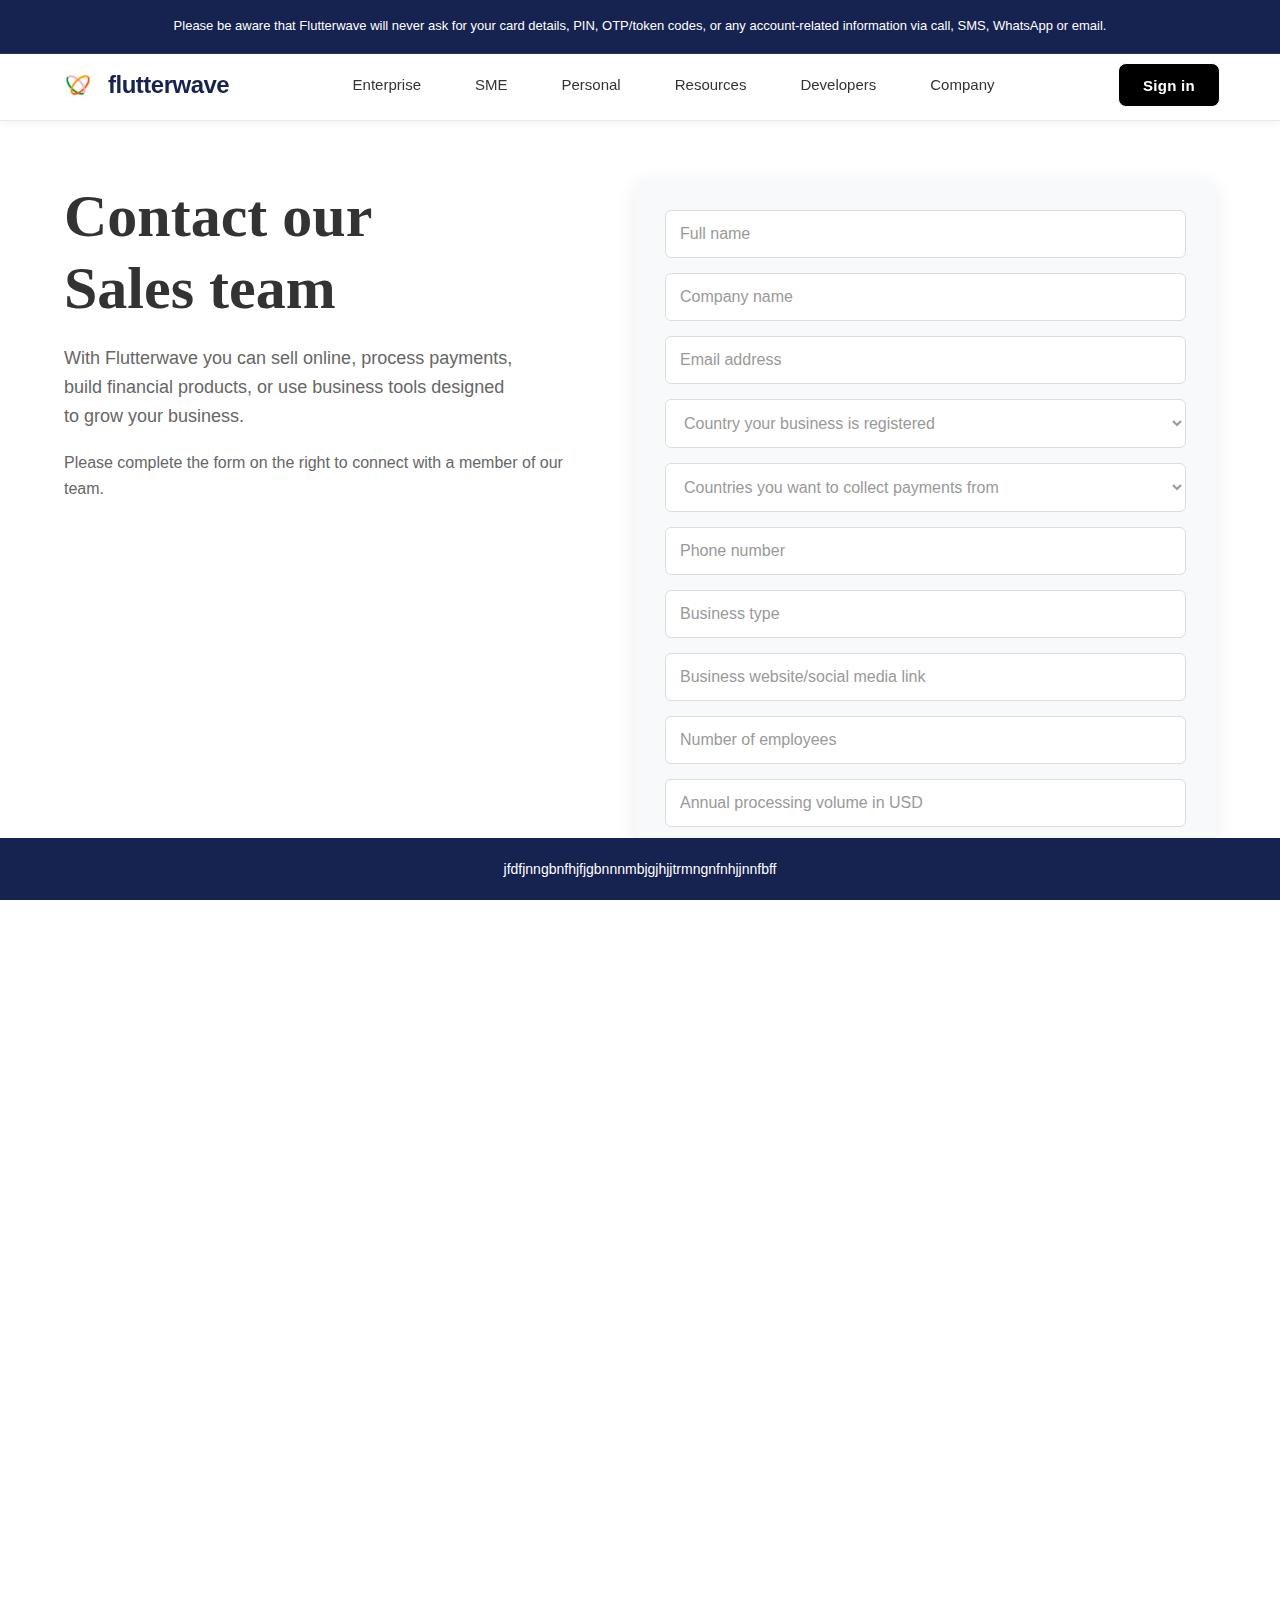
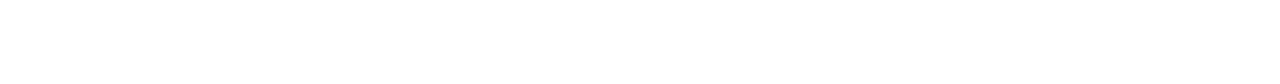
<file: contact.html>
<!DOCTYPE html>
<html lang="en">
<head>
  <meta charset="UTF-8">
  <meta name="viewport" content="width=device-width, initial-scale=1.0">
  <title>Flutterwave Style Page</title>
  <link rel="stylesheet" href="contact.css">
</head>
<body>


  <div class="top-bar">
    Please be aware that Flutterwave will never ask for your card details, PIN, OTP/token codes, or any account-related information via call, SMS, WhatsApp or email.
  </div>


  <header class="main-header">
    <div class="header-container">
      <div class="logo-box">
        <img src="./images/flutterw.png" class="flute-img" alt="Flutterwave logo">
        <div class="logo-text">flutterwave</div>
      </div>

      <nav class="main-nav">
        <ul class="nav-list">
          <li>
            <input type="checkbox" id="enterprise-toggle" class="nav-toggle">
            <label for="enterprise-toggle" class="nav-label">Enterprise</label>
            <div class="nav-popup">
              <div class="popup-header">
              </div>
              <div class="popup-title">
                <p class="popup-title-text">payment solutions</p>
              </div>
              <div class="popup-body">
                <div class="popup-item"><div class="popup-logo"></div>Option 1</div>
                <div class="popup-item"><div class="popup-logo"></div>Option 2</div>
                <div class="popup-item"><div class="popup-logo"></div>Option 3</div>
                <div class="popup-item"><div class="popup-logo"></div>Option 4</div>
              </div>
            </div>
          </li>

          <li>
            <input type="checkbox" id="sme-toggle" class="nav-toggle"> 
            <label for="sme-toggle" class="nav-label">SME</label>
            <div class="nav-popup">
              <div class="popup-header">
              </div>
              <div class="popup-body">
                <div class="popup-item"><div class="popup-logo"></div>SME Tool 1</div>
                <div class="popup-item"><div class="popup-logo"></div>SME Tool 2</div>
              </div>
            </div>
          </li>

          <li>
            <input type="checkbox" id="personal-toggle" class="nav-toggle">
            <label for="personal-toggle" class="nav-label">Personal</label>
            <div class="nav-popup">
              <div class="popup-header">
              </div>
              <div class="popup-body">
                <div class="popup-item"><div class="popup-logo"></div>Personal Pay 1</div>
                <div class="popup-item"><div class="popup-logo"></div>Personal Pay 2</div>
              </div>
            </div>
          </li>

          <li>
            <input type="checkbox" id="resources-toggle" class="nav-toggle">
            <label for="resources-toggle" class="nav-label">Resources</label>
            <div class="nav-popup">
              <div class="popup-header">
              </div>
              <div class="popup-body">
                <div class="popup-item"><div class="popup-logo"></div>Blog</div>
                <div class="popup-item"><div class="popup-logo"></div>Docs</div>
              </div>
            </div>
          </li>

          <li>
            <input type="checkbox" id="developers-toggle" class="nav-toggle">
            <label for="developers-toggle" class="nav-label">Developers</label>
            <div class="nav-popup">
              <div class="popup-header">
              </div>
              <div class="popup-body">
                <div class="popup-item"><div class="popup-logo"></div>API Reference</div>
                <div class="popup-item"><div class="popup-logo"></div>Libraries</div>
              </div>
            </div>
          </li>

          <li>
            <input type="checkbox" id="company-toggle" class="nav-toggle">
            <label for="company-toggle" class="nav-label">Company</label>
            <div class="nav-popup">
              <div class="popup-header">
              </div>
              <div class="popup-body">
                <div class="popup-item"><div class="popup-logo"></div>About</div>
                <div class="popup-item"><div class="popup-logo"></div>Careers</div>
              </div>
            </div>
          </li>
        </ul>
      </nav>

      <button class="nav-button">Sign in</button>
    </div>
  </header>

  <!-- Main Content -->
  <main class="main-content-area">
    <section class="container">
      <div class="left">
        <h1>Contact our <br> Sales team</h1>
        <p class="intro">
          With Flutterwave you can sell online, process payments, build financial products, 
          or use business tools designed to grow your business.
        </p>
        <p>Please complete the form on the right to connect with a member of our team.</p>
      </div>

      <div class="right">
        <form>
          <input type="text" placeholder="Full name" required>
          <input type="text" placeholder="Company name" required>
          <input type="email" placeholder="Email address" required>

          <select required>
            <option value="" disabled selected>Country your business is registered</option>
            <option>Nigeria</option>
            <option>Kenya</option>
            <option>USA</option>
            <option>United Kingdom</option>
          </select>

          <select required>
            <option value="" disabled selected>Countries you want to collect payments from</option>
            <option>Africa</option>
            <option>Europe</option>
            <option>Worldwide</option>
          </select>
      
          <input type="tel" placeholder="Phone number" required>
          <input type="text" placeholder="Business type" required>
          <input type="url" placeholder="Business website/social media link" required>
          <input type="number" placeholder="Number of employees" required>
          <input type="text" placeholder="Annual processing volume in USD" required>
          <input type="text" placeholder="Industry" required> 
          <input type="text" placeholder="What specific solution are you interested in?" required>
          <button type="submit">Submit</button>
        </form>
      </div>
    </section>
  </main>

  <div class="bottom-bar">
    <p class="bottom-text">jfdfjnngbnfhjfjgbnnnmbjgjhjjtrmngnfnhjjnnfbff</p>
  </div>

  <footer>
    <div class="footer-grid">
      <div>
        <h3>Products</h3>
        <ul>
          <li>Collect Payments</li>
          <li>Send Money</li>
          <li>Store</li>
          <li>Payment Links</li>
          <li>Invoices</li>
          <li>Capital</li>
          <li>Grow</li>
          <li>Card Issuing</li>
          <li>FaaS</li>
          <li>Disha</li>
          <li>Send App</li>
          <li>Tuition</li>
        </ul>
      </div>

      <div>
        <h3>Resources</h3>
        <ul>
          <li>Pricing</li>
          <li>Support</li>
          <li>Blog</li>
          <li>Integrations</li>
          <li>Why you got charged</li>
          <li>Cookie settings</li>
          <li>Payment protection promise</li>
          <li>Dashboard Guide</li>
          <li>White Papers</li>
        </ul>
      </div>

      <div>
        <h3>Developers</h3>
        <ul>
          <li>API Documentation</li>
          <li>API Reference</li>
          <li>API Status</li>
        </ul>
      </div>

      <div>
        <h3>Company</h3>
        <ul>
          <li>Customers</li>
          <li>Careers</li>
          <li>Press</li>
          <li>Covid 19</li>
          <li>2024 Enterprise Report</li>
        </ul>
      </div>

      <div>
        <h3>Contact</h3>
        <ul>
          <li>hi@flutterwavego.com</li>
          <li>+234-201-8889595</li>
          <li>0700-FLUTTERWAVE</li>
          <li>X Support</li>
          <li>Call lines available 24/7</li>
        </ul>
      </div>
    </div>

    <div class="country-wrap">
      <input type="checkbox" id="toggle-country">
      <label for="toggle-country" class="country-btn">
        <img src="./images/nigeria.png" alt="">
        Nigeria ▼
      </label>
      <div class="country-popup">
        <ul>
          <li><img src="./images/ghana.png" alt=""> Ghana</li>
          <li><img src="./images/kenya.jpeg" alt=""> Kenya</li>
          <li><img src="./images/uganda.png" alt=""> Uganda</li>
          <li><img src="./images/south africa.jpeg" alt=""> South Africa</li>
          <li><img src="./images/united kingdom.jpg" alt=""> United Kingdom</li>
          <li><img src="./images/unitrd states.png" alt=""> United States</li>
          <li><img src="./images/zambia.png" alt=""> Zambia</li>
          <li><img src="./images/senegal.jpeg" alt=""> Senegal</li>
          <li><img src="./images/Malawi .jpg" alt=""> Malawi</li>
          <li><img src="./images/Egypt .png" alt=""> Egypt</li>
          <li><img src="./images/Cameroon .png" alt=""> Cameroon</li>
          <li><img src="./images/Rwanda .webp" alt=""> Rwanda</li>
          <li><img src="./images/Tanzania .png" alt=""> Tanzania</li>
          <li><img src="./images/ivory coast .png" alt=""> Ivory coast</li>
          <li><img src="./images/Mauritius .jpg" alt=""> Mauritius</li>
          <li><img src="./images/Europe.png" alt=""> Rest of Europe</li>
        </ul>
      </div>
    </div>

    <div class="socials">
      <a href="#">X (formerly Twitter)</a>
      <a href="#">Facebook</a>
      <a href="#">Instagram</a>
      <a href="#">YouTube</a>
      <a href="#">LinkedIn</a>
    </div>
  </footer>

</body>
</html>
</file>
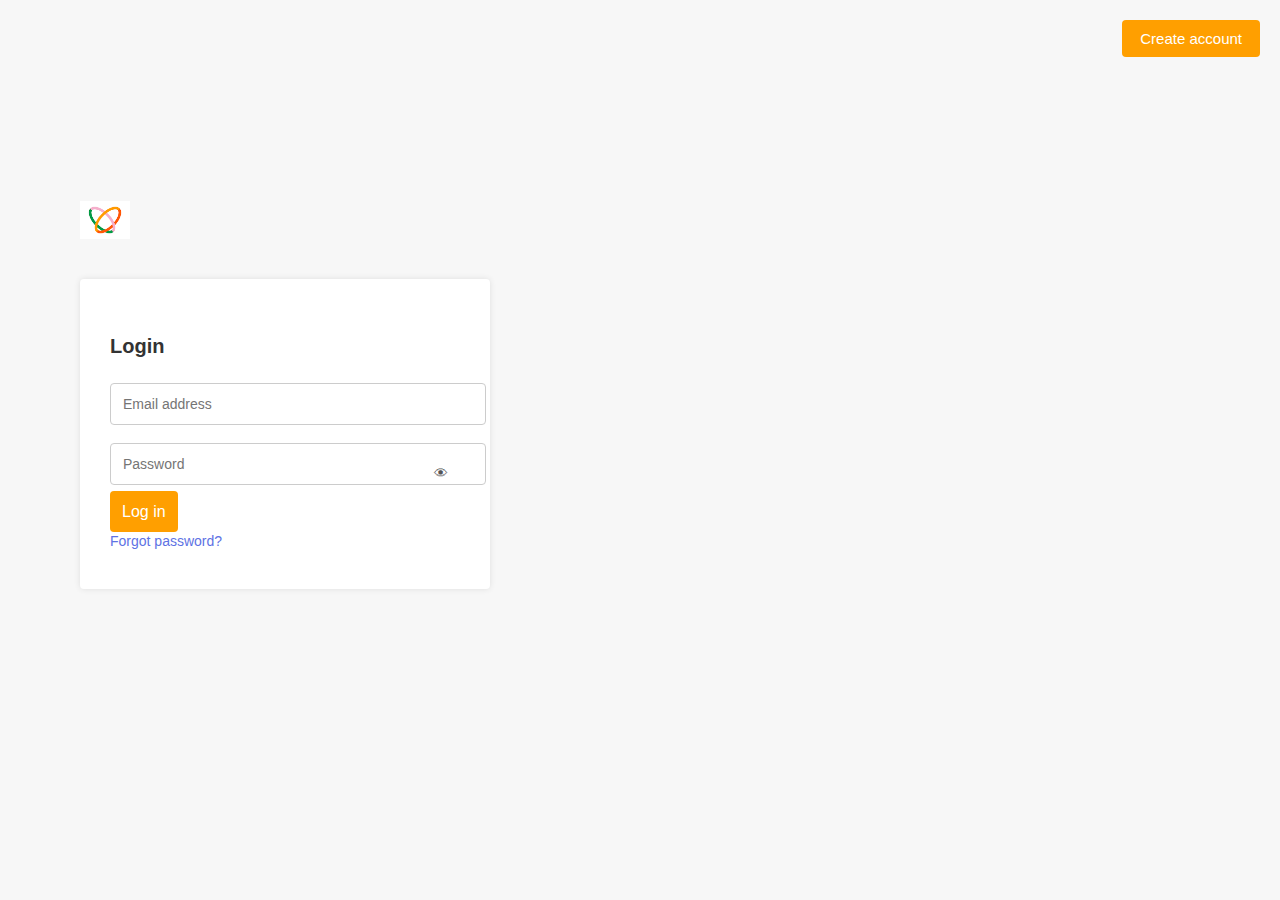
<file: login.html>
<!DOCTYPE html>
<html lang="en">
<head>
  <meta charset="UTF-8" />
  <meta name="viewport" content="width=device-width, initial-scale=1.0" />
  <title>Flutterwave Login Clone</title>
  <style>
    body {
      margin: 0;
      padding: 0;
      font-family: Arial, Helvetica, sans-serif;
      background: #f7f7f7 url('') repeat;
      height: 100vh;
      display: flex;
      align-items: center;
      justify-content: flex-start;
    }
    .container {
  margin-left: 80px;
  margin-top: 200px;
}

.logo {
  display: flex;
  position: relative;
  align-items: center;
  margin-bottom: 40px;
  margin-top: -310px;  
}

.logo img {
  width: 50px;
  
}

.login-box {
  background: #ffffff;
  width: 350px;
  padding: 40px 30px;
  box-shadow: 0px 0px 6px rgba(0,0,0,0.1);
  border-radius: 4px;
}

h2 {
  margin-bottom: 25px;
  font-size: 20px;
  color: #333;
}

input {
  width: 100%;
  padding: 12px;
  margin-bottom: 18px;
  border: 1px solid #ccc;
  border-radius: 4px;
  font-size: 14px;
}

.password-wrapper {
  position: relative;
}

.password-wrapper span {
  position: absolute;
  right: 12px;
  top: 50%;
  transform: translateY(-50%);
  cursor: pointer;
  font-size: 14px;
  color: #555;
}

button {
  width: 100%;
  background: #ff9f00;
  border: none;
  color: #fff;
  padding: 12px;
  font-size: 16px;
  border-radius: 4px;
  cursor: pointer;
}

.login {
  width: 100%;
  background: #ff9f00;
  text-decoration: none;
  border: none;
  color: #fff;
  padding: 12px;
  font-size: 16px;
  border-radius: 4px;
  cursor: pointer;
}

.forgot {
  margin-top: 12px;
  display: block;
  font-size: 14px;
  color: #5e72e4;
  text-decoration: none;
}

.create-account {
  position: absolute;
  right: 20px;
  top: 20px;
  background: #ff9f00;
  color: #fff;
  padding: 10px 18px;
  border-radius: 4px;
  font-size: 15px;
  text-decoration: none;
}

/* Responsive additions */
@media (max-width: 768px) {
  body {
    justify-content: center;
    align-items: flex-start;
    padding-top: 100px;
    height: auto;
    min-height: 100vh;
  }
  
  .container {
    margin-left: 0;
    margin-top: 0;
    width: 100%;
    display: flex;
    flex-direction: column;
    align-items: center;
  }
  
  .logo {
    margin-top: 0;
    margin-bottom: 30px;
    justify-content: center;
  }
  
  .login-box {
    width: 90%;
    max-width: 350px;
    padding: 30px 20px;
  }
  
  .create-account {
    position: fixed;
    top: 20px;
    right: 20px;
    z-index: 100;
  }
}

@media (max-width: 480px) {
  body {
    padding-top: 80px;
  }
  
  .login-box {
    width: 95%;
    padding: 25px 15px;
  }
  
  .create-account {
    padding: 8px 14px;
    font-size: 14px;
  }
  
  h2 {
    font-size: 18px;
  }
  
  input {
    padding: 10px;
    font-size: 13px;
  }
  
  .login {
    padding: 10px;
    font-size: 15px;
  }
}

  </style>
</head>
<body><a class="create-account" href="#">Create account</a>

  <div class="container">
    <div class="logo">
      <img src="./images/flutterwaves.png" alt="Flutterwave Logo">
    </div>
    <div class="login-box">
  <h2>Login</h2>

  <input type="email" placeholder="Email address" />

  <div class="password-wrapper">
    <input type="password" placeholder="Password" />
    <span>👁</span>
  </div>

 <a href="" class="login">Log in</a>

  <a href="#" class="forgot">Forgot password?</a>
</div>

  </div></body>
</html>
</file>
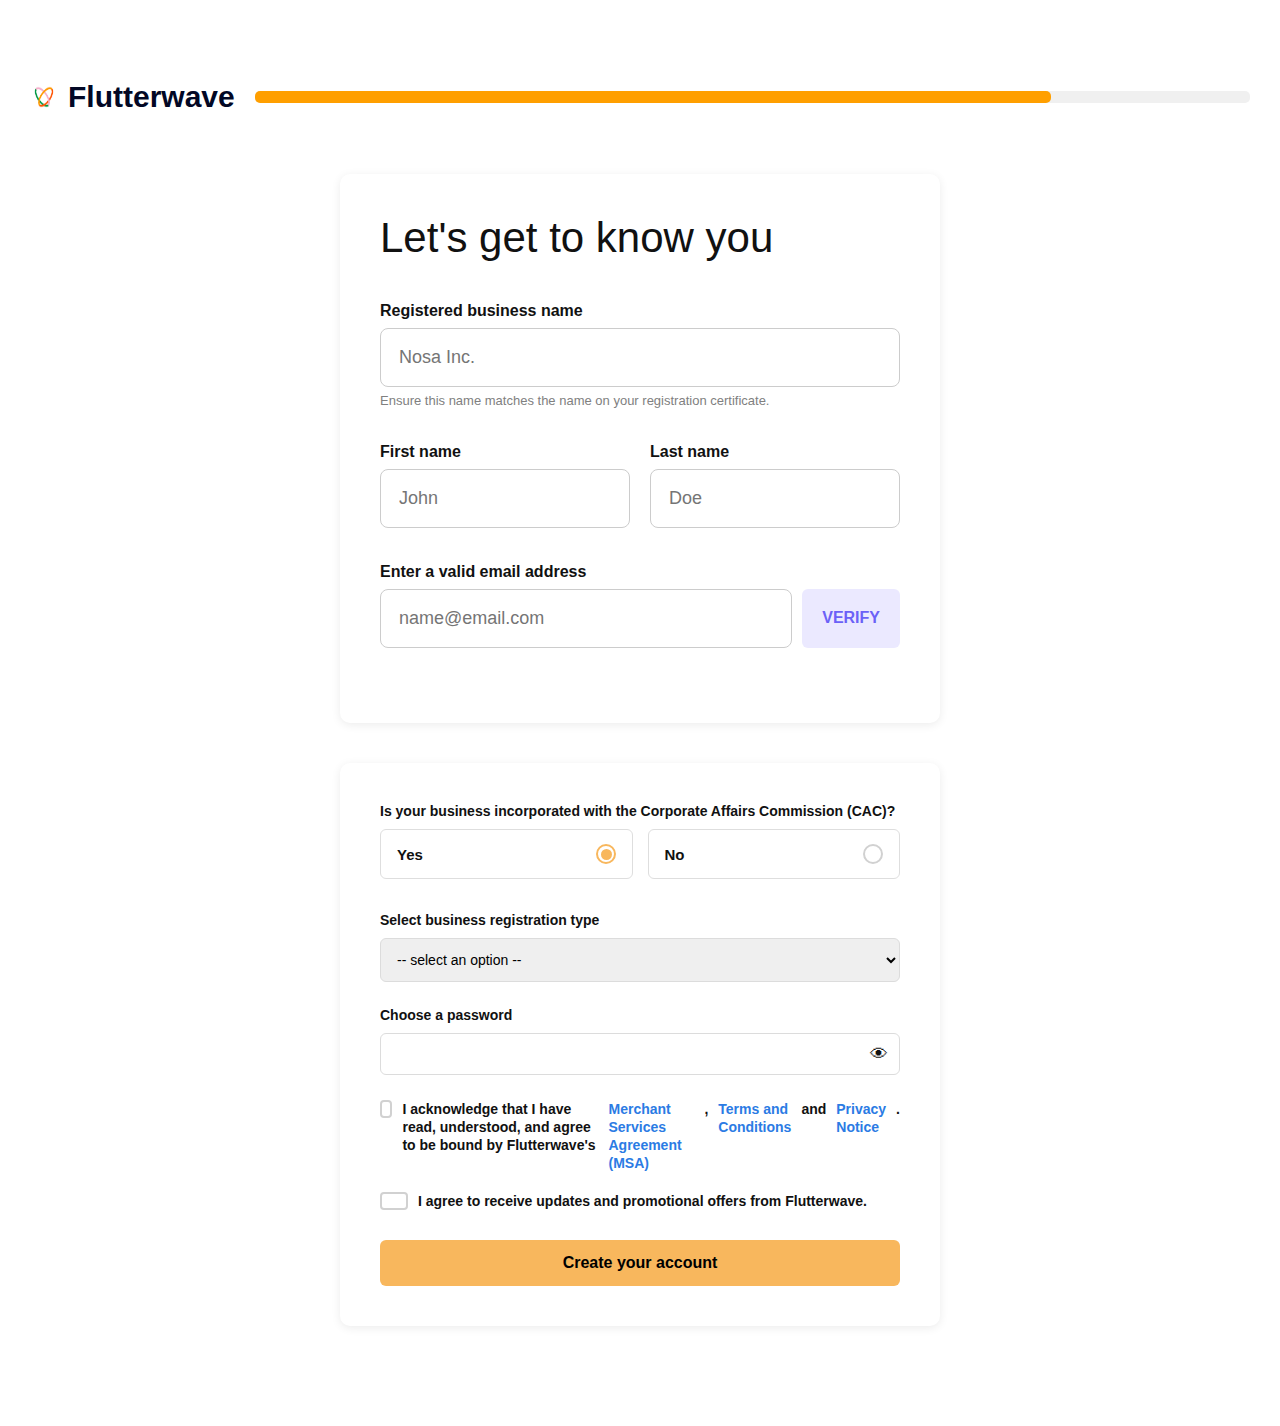
<file: register.html>
<!DOCTYPE html>
<html lang="en">
<head>
    <meta charset="UTF-8">
    <meta name="viewport" content="width=device-width, initial-scale=1.0">
    <title>Form UI</title>
    <link rel="stylesheet" href="register.css">
</head>
<body>

<div class="top-section">
    <div class="top-row">

        <div class="brand">
            <img src="./images/flutterw.png" alt="Logo">
            <span>Flutterwave</span>
        </div>

        <div class="progress-bar"></div>

    </div>
</div>

<div class="container">

    <h1 class="title">Let's get to know you</h1>

    <div class="form-group">
        <label>Registered business name</label>
        <input type="text" placeholder="Nosa Inc.">
        <small>Ensure this name matches the name on your registration certificate.</small>
    </div>

    <div class="row">
        <div class="form-group half">
            <label>First name</label>
            <input type="text" placeholder="John">
        </div>

        <div class="form-group half">
            <label>Last name</label>
            <input type="text" placeholder="Doe">
        </div>
    </div>

    <div class="form-group">
        <label>Enter a valid email address</label>
        <div class="email-row">
            <input type="email" placeholder="name@email.com">
           <a href="" class="verify-btn">VERIFY</a>
        </div>
    </div>

</div>



  <div class="container">

   
    <div class="field-group">
      <label class="label">
        Is your business incorporated with the Corporate Affairs Commission (CAC)?
      </label>

      <div class="radio-container">

       
        <label class="radio-box">
          <span class="text">Yes</span>

          
          <input type="radio" name="cac" checked>
          <span class="circle"></span>
        </label>

        
        <label class="radio-box">
          <span class="text">No</span>

          <input type="radio" name="cac">
          <span class="circle"></span>
        </label>

      </div>
    </div>

 
    <div class="field-group">
      <label class="label">Select business registration type</label>
      <select>
        <option>-- select an option --</option>
      </select>
    </div>

    
    <div class="field-group">
      <label class="label">Choose a password</label>
      <div class="password-wrapper">
        <input type="password">
        <span class="eye">👁</span>
      </div>
    </div>

   
    <label class="checkbox">
      <input type="checkbox">
      <span></span>
      I acknowledge that I have read, understood, and agree to be bound by Flutterwave's 
      <a href="#" class="west">Merchant Services Agreement (MSA)</a>,
      <a href="#" class="west">Terms and Conditions</a> and
      <a href="#" class="west">Privacy Notice</a>.
    </label>

   
    <label class="checkbox">
      <input type="checkbox">
      <span></span>
      I agree to receive updates and promotional offers from Flutterwave.
    </label>

  
    <button class="btn">Create your account</button>

  </div>
</body>
</html>
</file>
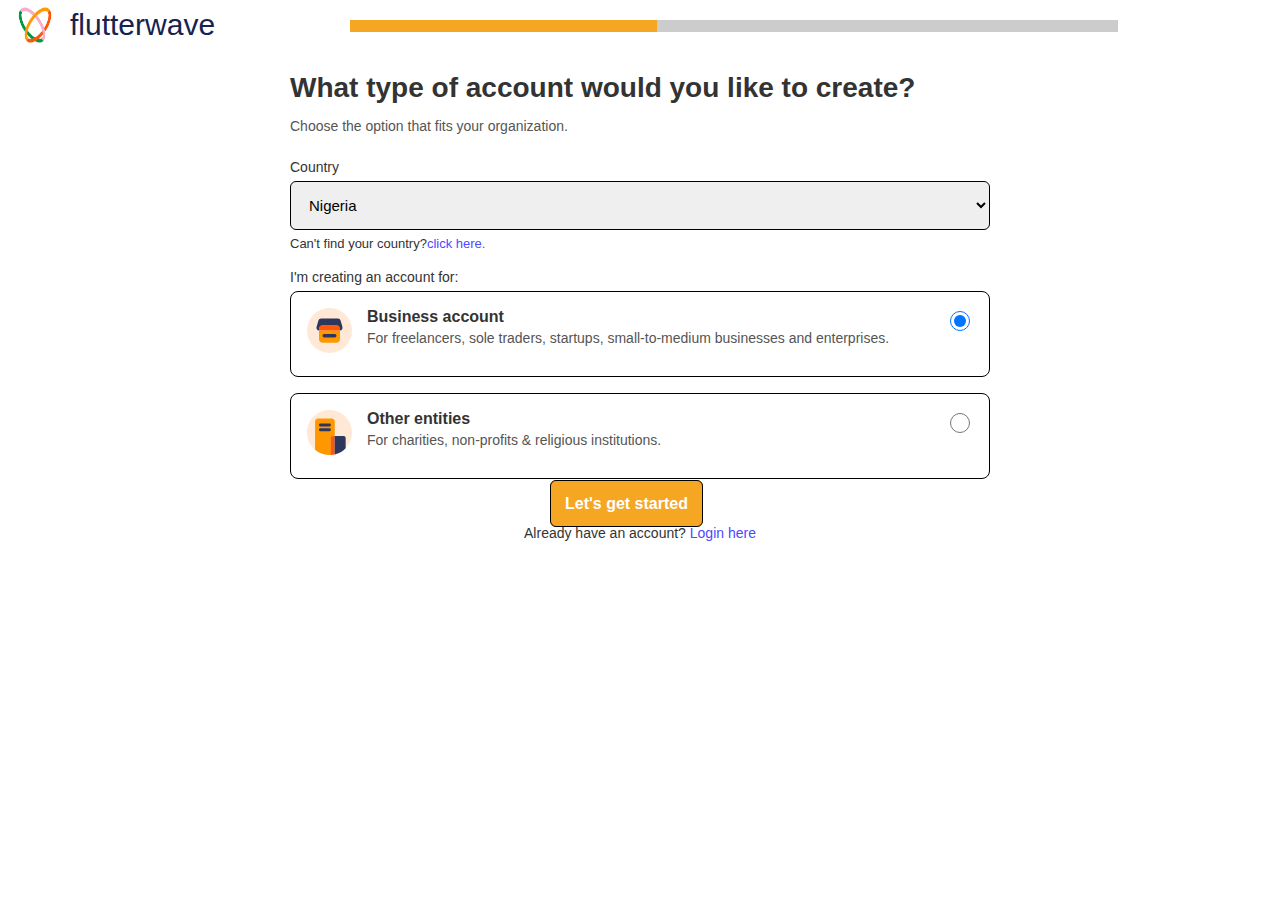
<file: signup.html>
<!DOCTYPE html>
<html lang="en">
<head>
    <meta charset="UTF-8">
    <meta name="viewport" content="width=device-width, initial-scale=1.0">
    <link rel="stylesheet" href="signup.css">
    <title>Create Account</title>
</head>
<body>

    <header class="top-bar">
        <h1 class="top-h1">flutterwave</h1>
        <div class="top-logo">
            <img src="./images/flutterwaves.png" alt="logo">
        </div>
    </header>

    <div class="container">

        <h1 class="title">What type of account would you like to create?</h1>
        <p class="subtitle">Choose the option that fits your organization.</p>

        <label class="label">Country</label>

        <div class="select-box">
            <select>
                <option>Nigeria</option>
                <option>USA</option><option value=""></option>
                <option>South Africa</option>
                <option>India</option>
                <option>Tourkey</option>
                <option>Spain</option>
                <option>Ghana</option>
                <option>Zimbabwe</option>
            </select>
        </div>

        <p class="small-text">Can't find your country? <a href="./help.html">click here.</a></p>

        <p class="label">I'm creating an account for:</p>

        
        <label class="option-card">
            <div class="icon-area">
                <img src="./images/Business acct.svg" alt="icon">
            </div>

            <div class="text-area">
                <span class="option-title">Business account</span>
                <p class="option-desc">For freelancers, sole traders, startups, small-to-medium businesses and enterprises.</p>
            </div>

            <input type="radio" name="account-type" checked>
        </label>

        
        <label class="option-card">
            <div class="icon-area">
                <img src="./images/Non profit.svg" alt="icon">
            </div>

            <div class="text-area">
                <span class="option-title">Other entities</span>
                <p class="option-desc">For charities, non-profits & religious institutions.</p>
            </div>

            <input type="radio" name="account-type">
        </label>

        <a href="./register.html" class="main-btn">Let's get started</a>

        <p class="login-text">Already have an account? <a href="login.html">Login here</a></p>

    </div>

</body>
</html>
</file>
<file: contact.css>
* {
  margin: 0;
  padding: 0;
  box-sizing: border-box;
  font-family: 'Segoe UI', Tahoma, Geneva, Verdana, sans-serif;
}

html, body {
  height: 100%;
  overflow-x: hidden;
}

body {
  background-color: #ffffff;
  color: #333333;
  line-height: 1.6;
  display: flex;
  flex-direction: column;
  min-height: 100vh;
}


.top-bar {
  background: #162350;
  color: white;
  padding: 16px 20px;
  width: 100%;
  text-align: center;
  font-size: 13px;
  font-weight: 400;
  position: fixed;
  top: 0;
  left: 0;
  right: 0;
  z-index: 1000;
  border-bottom: 1px solid rgba(255, 255, 255, 0.1);
}


.main-header {
  background: #ffffff;
  z-index: 999;
  position: fixed;
  top: 50px; 
  left: 0;
  right: 0;
  border-bottom: 1px solid #eaeaea;
  box-shadow: 0 2px 10px rgba(0, 0, 0, 0.05);
}

.header-container {
  max-width: 1200px;
  margin: 0 auto;
  padding: 0 20px;
  display: flex;
  align-items: center;
  justify-content: space-between;
  gap: 20px;
  height: 70px;
}

.logo-box {
  display: flex;
  align-items: center;
  gap: 12px;
}

.flute-img {
  width: 36px;
  height: auto;
}

.logo-text {
  font-size: 1.5rem;
  font-weight: 700;
  color: #162350;
  letter-spacing: -0.5px;
}

.main-nav {
  flex: 1;
  display: flex;
  justify-content: center;
}

.nav-list {
  list-style: none;
  display: flex;
  gap: 30px;
}

.nav-list li {
  position: relative;
}

.nav-toggle {
  display: none;
}

.nav-label {
  text-decoration: none;
  color: #333333;
  font-size: 15px;
  font-weight: 500;
  cursor: pointer;
  transition: all 0.2s ease;
  min-height: 44px;
  display: flex;
  align-items: center;
  justify-content: center;
  padding: 0 12px;
  position: relative;
}

.nav-label:hover {
  color: #3b82f6;
}

.nav-label::after {
  content: '';
  position: absolute;
  bottom: -2px;
  left: 50%;
  width: 0;
  height: 2px;
  background: #3b82f6;
  transition: all 0.3s ease;
  transform: translateX(-50%);
}

.nav-label:hover::after {
  width: 100%;
}

.nav-popup {
  position: absolute;
  top: 100%;
  left: 50%;
  transform: translateX(-50%);
  background: #ffffff;
  display: none;
  border-radius: 8px;
  box-shadow: 0 8px 30px rgba(0, 0, 0, 0.12);
  z-index: 1001;
  min-width: 300px;
  padding: 20px;
  border: 1px solid #eaeaea;
}

.nav-toggle:checked ~ .nav-popup {
  display: block;
}

.popup-header {
  width: 100%;
  display: flex;
  justify-content: flex-end;
  margin-bottom: 10px;
}

.close-popup {
  font-size: 18px;
  cursor: pointer;
  color: #666;
  padding: 4px 8px;
  border-radius: 4px;
  transition: background 0.2s ease;
}

.close-popup:hover {
  background: #f5f5f5;
}

.popup-title {
  padding: 8px 0;
  border-bottom: 1px solid #eaeaea;
  margin-bottom: 15px;
}

.popup-title-text {
  font-size: 12px;
  color: #666666;
  text-transform: uppercase;
  font-weight: 600;
  letter-spacing: 0.5px;
}

.popup-body {
  display: grid;
  gap: 15px;
}

.popup-item {
  display: flex;
  align-items: center;
  gap: 12px;
  padding: 10px 12px;
  border-radius: 6px;
  cursor: pointer;
  transition: all 0.2s ease;
  min-height: 44px;
}

.popup-item:hover {
  background: #f8f9fa;
}

.popup-logo {
  width: 24px;
  height: 24px;
  background: linear-gradient(135deg, #3b82f6, #8b5cf6);
  border-radius: 6px;
  flex-shrink: 0;
}

.nav-button {
  padding: 10px 24px;
  border-radius: 8px;
  cursor: pointer;
  border: 1px solid #fff;
  background: black;
  color: white;
  font-size: 15px;
  font-weight: 600;
  transition: all 0.3s ease;
  min-height: 44px;
  display: flex;
  align-items: center;
  justify-content: center;
  letter-spacing: 0.3px;
  white-space: nowrap;
}

.nav-button:hover {
  background: #333;
  border-color: white;
  transform: translateY(-1px);
  box-shadow: 0 4px 12px rgba(0, 0, 0, 0.2);
}


.main-content-area {
  width: 100%;
  margin-top: 120px; 
  margin-bottom: 60px; 
  padding: 20px 0;
  flex: 1;
}

.container {
  width: 90%;
  max-width: 1200px;
  margin: 0 auto;
  display: flex;
  gap: 50px;
  padding: 40px 0;
  flex-wrap: wrap;
}

.left {
  flex: 1;
  min-width: 300px;
  height: fit-content;
}

.left h1 {
  font-size: 60px;
  font-weight: 700;
  font-family: Georgia, serif;
  line-height: 1.2;
  margin-bottom: 20px;
}

.left .intro {
  margin: 20px 0;
  line-height: 1.6;
  max-width: 450px;
  color: #666;
  font-size: 18px;
}

.left p:last-of-type {
  color: #666;
  font-size: 16px;
  margin-top: 20px;
}

.right {
  flex: 1;
  min-width: 300px;
  background: #f8f9fa;
  padding: 30px;
  border-radius: 12px;
  box-shadow: 0 4px 20px rgba(0, 0, 0, 0.08);
  max-height: calc(100vh - 240px); 
  overflow-y: auto;
}

.right::-webkit-scrollbar {
  width: 8px;
}

.right::-webkit-scrollbar-track {
  background: #f1f1f1;
  border-radius: 4px;
}

.right::-webkit-scrollbar-thumb {
  background: #c1c1c1;
  border-radius: 4px;
}

.right::-webkit-scrollbar-thumb:hover {
  background: #a8a8a8;
}

form {
  display: flex;
  flex-direction: column;
  gap: 15px;
}

input,
select {
  padding: 14px;
  border: 1px solid #ddd;
  border-radius: 6px;
  font-size: 16px;
  background: white;
  transition: border-color 0.3s ease;
  width: 100%;
}

input:focus,
select:focus {
  outline: none;
  border-color: #3b82f6;
  box-shadow: 0 0 0 3px rgba(59, 130, 246, 0.1);
}

input::placeholder {
  color: #999;
}

select:invalid {
  color: #999;
}

select option {
  color: #333;
}

button[type="submit"] {
  padding: 16px;
  background-color: #162350;
  color: white;
  border: none;
  border-radius: 6px;
  font-size: 16px;
  font-weight: 600;
  cursor: pointer;
  transition: all 0.3s ease;
  margin-top: 10px;
  width: 100%;
}

button[type="submit"]:hover {
  background-color: #0d1a40;
  transform: translateY(-1px);
  box-shadow: 0 4px 12px rgba(22, 35, 80, 0.2);
}


.bottom-bar {
  background: #162350;
  color: white;
  padding: 20px;
  width: 100%;
  text-align: center;
  font-size: 14px;
  position: fixed;
  bottom: 0;
  left: 0;
  right: 0;
  z-index: 998;
  display: flex;
  justify-content: center;
  align-items: center;
}

.bottom-text {
  color: white;
  font-size: 14px;
}

/* Footer */
footer {
  background: #fff;
  padding: 40px 8% 20px;
  border-top: 1px solid #ddd;
  margin-top: auto;
}

.footer-grid {
  display: grid;
  grid-template-columns: repeat(5, 1fr);
  gap: 40px;
  margin-bottom: 40px;
}

.footer-grid h3 {
  margin-bottom: 15px;
  font-size: 17px;
  color: #000;
  font-weight: 600;
}

.footer-grid ul {
  padding: 0;
  margin: 0;
  list-style: none;
}

.footer-grid li {
  padding: 6px 0;
  color: #333;
  font-size: 14px;
  cursor: pointer;
  transition: color 0.2s ease;
}

.footer-grid li:hover {
  color: #3b82f6;
  text-decoration: underline;
}

.country-wrap {
  position: relative;
  margin: 30px 0;
  display: inline-block;
}

#toggle-country {
  display: none;
}

.country-btn {
  display: inline-flex;
  align-items: center;
  gap: 8px;
  padding: 10px 16px;
  background: #f5f5f5;
  border: 1px solid #ddd;
  border-radius: 6px;
  cursor: pointer;
  font-size: 14px;
  font-weight: 500;
  min-height: 44px;
  transition: all 0.2s ease;
}

.country-btn:hover {
  background: #e8e8e8;
}

.country-btn img {
  width: 20px;
  height: 14px;
  object-fit: cover;
  border-radius: 2px;
}

.country-popup {
  position: absolute;
  bottom: 45px;
  left: 0;
  width: 580px;
  max-height: 320px;
  background: #fff;
  border: 1px solid #ddd;
  border-radius: 8px;
  box-shadow: 0 4px 16px rgba(0, 0, 0, 0.15);
  opacity: 0;
  pointer-events: none;
  transform: translateY(10px);
  transition: all 0.25s ease;
  overflow-y: auto;
  z-index: 100;
}

#toggle-country:checked + label + .country-popup {
  opacity: 1;
  pointer-events: auto;
  transform: translateY(0);
}

.country-popup ul {
  margin: 0;
  display: grid;
  grid-template-columns: repeat(3, 1fr);
  padding: 15px;
  list-style: none;
  gap: 5px;
}

.country-popup li {
  display: flex;
  align-items: center;
  gap: 12px;
  padding: 10px 12px;
  font-size: 14px;
  cursor: pointer;
  border-radius: 4px;
  transition: background 0.2s ease;
}

.country-popup li img {
  width: 30px;
  height: 20px;
  object-fit: cover;
  border-radius: 2px;
  border: 1px solid #eee;
}

.country-popup li:hover {
  background: #f0f0f0;
}

.socials {
  display: flex;
  gap: 30px;
  padding: 20px 0;
  border-top: 1px solid #ddd;
  font-size: 14px;
  flex-wrap: wrap;
}

.socials a {
  color: #000;
  text-decoration: none;
  transition: color 0.2s ease;
}

.socials a:hover {
  color: #3b82f6;
  text-decoration: underline;
}


@media (max-width: 1200px) {
  .container {
    gap: 40px;
  }
  
  .left h1 {
    font-size: 50px;
  }
  
  .footer-grid {
    grid-template-columns: repeat(4, 1fr);
    gap: 30px;
  }
}

@media (max-width: 992px) {
  .header-container {
    padding: 0 15px;
    gap: 15px;
  }
  
  .nav-list {
    gap: 20px;
  }
  
  .left h1 {
    font-size: 45px;
  }
  
  .main-content-area {
    margin-top: 120px;
  }
  
  .footer-grid {
    grid-template-columns: repeat(3, 1fr);
    gap: 30px;
  }
  
  .country-popup {
    width: 500px;
    max-height: 300px;
  }
  
  .country-popup ul {
    grid-template-columns: repeat(2, 1fr);
  }
}

@media (max-width: 768px) {
  body {
    display: flex;
    flex-direction: column;
  }
  
  .top-bar {
    padding: 12px 15px;
    font-size: 12px;
    position: fixed;
    z-index: 1001;
  }
  
  .main-header {
    top: auto;
    position: fixed;
    z-index: 1000;
  }
  
  .header-container {
    flex-wrap: wrap;
    height: auto;
    padding: 15px;
  }
  
  .main-nav {
    order: 3;
    flex: 100%;
    margin-top: 15px;
    justify-content: flex-start;
    overflow-x: auto;
  }
  
  .nav-list {
    gap: 15px;
    flex-wrap: nowrap;
    padding-bottom: 5px;
  }
  
  .nav-button {
    order: 2;
  }
  
  .main-content-area {
    margin-top: 140px; 
    margin-bottom: 60px;
  }
  
  .container {
    margin-top: 0;
    gap: 30px;
    width: 95%;
    flex-direction: column;
  }
  
  .left h1 {
    font-size: 36px;
  }
  
  .right {
    padding: 20px;
    max-height: none;
    overflow: visible;
  }
  
  .nav-popup {
    position: fixed;
    top: 50%;
    left: 50%;
    transform: translate(-50%, -50%);
    width: 90%;
    max-width: 400px;
    max-height: 80vh;
    overflow-y: auto;
  }
  
  .footer-grid {
    grid-template-columns: repeat(2, 1fr);
    gap: 30px;
  }
  
  .country-popup {
    width: 90vw;
    left: 0;
    right: auto;
    max-height: 50vh;
  }
  
  .country-popup ul {
    grid-template-columns: 1fr;
  }
  
  .bottom-bar {
    position: fixed;
    bottom: 0;
    left: 0;
    right: 0;
    z-index: 998;
  }
  
  footer {
    margin-top: 60px;
    padding-bottom: 80px;
  }
}

@media (max-width: 576px) {
  .left,
  .right {
    min-width: 100%;
  }
  
  .left h1 {
    font-size: 32px;
  }
  
  .logo-text {
    font-size: 1.2rem;
  }
  
  .flute-img {
    width: 30px;
  }
  
  .nav-button {
    padding: 8px 16px;
    font-size: 14px;
  }
  
  input,
  select {
    padding: 12px;
    font-size: 15px;
  }
  
  button[type="submit"] {
    padding: 14px;
    font-size: 15px;
  }
  
  .top-bar {
    font-size: 11px;
    padding: 10px 12px;
  }
  
  .bottom-bar {
    padding: 15px;
    font-size: 12px;
  }
  
  .right {
    padding: 15px;
  }
  
  .footer-grid {
    grid-template-columns: 1fr;
    gap: 25px;
  }
  
  .socials {
    gap: 20px;
    font-size: 13px;
  }
  
  .country-btn {
    padding: 8px 12px;
    font-size: 13px;
  }
  
  .main-content-area {
    margin-top: 150px; 
  }
}

@media (hover: none) and (pointer: coarse) {
  .nav-label,
  .popup-item,
  button {
    min-height: 48px; 
  }
  
  .nav-label::after {
    display: none; 
  }
  
  .footer-grid li {
    padding: 8px 0;
    min-height: 44px;
    display: flex;
    align-items: center;
  }
}

/* Print Styles */
@media print {
  .top-bar,
  .main-header,
  .bottom-bar,
  .nav-button,
  button[type="submit"],
  footer {
    display: none;
  }
  
  body {
    padding: 0;
    display: block;
  }
  
  .main-content-area {
    margin: 0;
    padding: 0;
  }
  
  .container {
    margin: 0;
    padding: 20px;
    min-height: auto;
  }
  
  .right {
    max-height: none;
    overflow: visible;
    box-shadow: none;
    border: 1px solid #ddd;
  }
}
</file>
<file: register.css>
* {
    margin: 0;
    padding: 0;
    box-sizing: border-box;
    font-family: Arial, sans-serif;
}

body {
    background: #fff;
    color: #111;
}


.top-section {
    width: 100%;
    padding: 20px 30px;
}

.top-row {
    display: flex;
    align-items: center;
    width: 100%;
    gap: 20px;
}


.brand {
    display: flex;
    align-items: center;
    gap: 10px;
    white-space: nowrap;
}

.brand img {
    width: 28px;
    height: 28px;
}

.brand span {
    font-size: 30px;
    font-weight: bold;
     color: #020825;
}

.progress-bar {
    flex: 1;
    height: 12px;
    background: #f0f0f0;
    border-radius: 5px;
    position: relative;
}

.progress-bar::after {
    content: "";
    position: absolute;
    width: 80%;
    height: 100%;
    background: #ff9f00;
    border-radius: 5px;
}


.container {
    max-width: 660px;
    margin: 40px auto;
    padding: 20px;
}

.title {
    font-size: 42px;
    margin-bottom: 40px;
    font-weight: 200;
}

.form-group {
    margin-bottom: 35px;
}

label {
    font-size: 16px;
    font-weight: 600;
    display: block;
    margin-bottom: 8px;
}

input {
    width: 100%;
    padding: 18px;
    font-size: 18px;
    border: 1px solid #ccc;
    border-radius: 8px;
}

small {
    display: block;
    margin-top: 6px;
    font-size: 13px;
    color: gray;
}


.row {
    display: flex;
    gap: 20px;
}

.half {
    flex: 1;
}

.email-row {
    display: flex;
    gap: 10px;
}

.verify-btn {
    padding: 20px 20px;
    background: #ebe9ff;
    border: none;
    border-radius: 6px;
    font-size: 16px;
    color: #6b61f7;
    text-decoration: none;
    font-weight: bold;
    cursor: pointer;
}


@media (max-width: 768px) {

    .title {
        font-size: 32px;
    }

    .row {
        flex-direction: column;
    }

    .email-row {
        flex-direction: column;
    }

    .verify-btn {
        height: 55px;
        width: 100%;
    }

    .top-row {
        flex-direction: column;
        align-items: flex-start;
        gap: 10px;
    }

    .progress-bar {
        width: 100%;
    }
}






.container {
  width: 100%;
  max-width: 480px;
  background: #fff;
  padding: 30px;
  border-radius: 10px;
  box-shadow: 0 2px 10px rgba(0,0,0,0.08);
}


.label {
  display: block;
  font-size: 14px;
  margin-bottom: 10px;
  font-weight: 600;
}

.field-group {
  margin-bottom: 25px;
}


.radio-container {
  display: flex;
  gap: 15px;
  flex-wrap: wrap;
}

.radio-box {
  flex: 1;
  min-width: 130px;
  border: 1px solid #dedede;
  padding: 14px 16px;
  border-radius: 6px;
  display: flex;
  align-items: center;
  justify-content: space-between; 
  cursor: pointer;
  position: relative;
  font-size: 15px;
}


.radio-box input {
  position: absolute;
  opacity: 0;
}


.circle {
  width: 20px;
  height: 20px;
  border: 2px solid #d1d1d1;
  border-radius: 50%;
  position: relative;
}


.radio-box input:checked ~ .circle {
  border-color: #f8b75d;
}

.radio-box input:checked ~ .circle::after {
  content: "";
  width: 11px;
  height: 11px;
  background: #f8b75d;
  border-radius: 50%;
  position: absolute;
  top: 3px;
  left: 3px;
}


select,
input[type="password"] {
  width: 100%;
  padding: 12px;
  border: 1px solid #dcdcdc;
  border-radius: 6px;
  font-size: 14px;
}

.password-wrapper {
  position: relative;
}

.eye {
  position: absolute;
  right: 12px;
  top: 50%;
  transform: translateY(-50%);
  font-size: 18px;
  cursor: pointer;
}


.checkbox {
  display: flex;
  align-items: flex-start;
  gap: 10px;
  margin-bottom: 20px;
  font-size: 14px;
  line-height: 18px;
}

.checkbox input {
  display: none;
}

.checkbox span {
  width: 28px;
  height: 18px;
  border: 2px solid #d1d1d1;
  border-radius: 4px;
  position: relative;
}

.checkbox input:checked + span::after {
  content: "✔";
  font-size: 12px;
  position: absolute;
  top: -2px;
  left: 2px;
}

.checkbox a {
  color: #2b7be4;
  text-decoration: none;
  display: flex;
  flex-direction: row;
}

.west {
  /* flex-direction: row; */
  grid-template-columns: repeat(3, 1fr);
}

.btn {
  width: 100%;
  padding: 14px;
  background: #f8b75d;
  border: none;
  font-size: 16px;
  font-weight: bold;
  border-radius: 6px;
  cursor: pointer;
  margin-top: 10px;
}

@media (max-width: 480px) {
  .container {
    padding: 22px;
  }
  .radio-box {
    min-width: 100%;
  }
}

@media (max-width: 360px) {
  .container {
    padding: 18px;
  }
  .label {
    font-size: 13px;
  }
}

@media (min-width: 768px) {
  .container {
    max-width: 550px;
    padding: 40px;
  }
}

@media (min-width: 1024px) {
  body {
    padding: 60px 0;
  }
  .container {
    max-width: 600px;
  }
}
</file>
<file: signup.css>
body {
    font-family: Arial, sans-serif;
    background: #ffffff;
    margin: 0;
    padding: 0;
    color: #333;
}

.top-bar {
    width: 60%;
    margin-top: 20px;
    margin-left: 350px;
    height: 12px;
    background: linear-gradient(to right, #f5a623 40%, #ccc 40%);
}

.top-h1 {
    font-size: 30px;
    position: absolute;
    z-index: 999;
    margin-left: -280px;
    margin-top: -12px;
    font-weight: 300;
    color:  #162350;
}

.top-logo img{
    width: 50px;
    height: 50px;
    margin-left: -340px;
    margin-top: -20px;
}

.container {
    width: 90%;
    max-width: 700px;
    margin: 40px auto;
}

.title {
    font-size: 28px;
    font-weight: bold;
    margin-bottom: 8px;
}

.subtitle {
    font-size: 14px;
    color: #555;
    margin-bottom: 25px;
}

.label {
    font-size: 14px;
    margin-bottom: 6px;
    display: block;
}

.select-box select {
    width: 100%;
    padding: 14px;
    border: thin solid black;
    border-radius: 6px;
    font-size: 15px;
}

.small-text {
    font-size: 13px;
    margin: 6px 0 18px 0;
    display: flex;
}

.small-text a {
    text-decoration: none;
    color: #4a4aff;
}

.option-card {
    border: thin solid black;
    border-radius: 8px;
    padding: 16px;
    display: flex;
    align-items: flex-start;
    margin-bottom: 16px;
    cursor: pointer;
}

.option-card:hover {
    border-color: orange;
}

.icon-area {
    width: 45px;
    height: 45px;
    margin-right: 15px;
}

.icon-area img {
    width: 100%;
    height: 100%;
    object-fit: contain;
}

.text-area {
    flex: 1;
}

.option-title {
    font-size: 16px;
    font-weight: bold;
    display: block;
}

.option-desc {
    font-size: 14px;
    color: #555;
    margin-top: 4px;
}

.option-card input[type="radio"] {
    width: 20px;
    height: 20px;
}

.main-btn {
    width: 100%;
    padding: 14px;
    background: #f5a623;
    border: thin solid black;
    border-radius: 6px;
    font-size: 16px;
    font-weight: bold;
    text-decoration: none;
    margin-left: 260px;
    color: #fff;
    margin-top: 20px;
    cursor: pointer;
}

.login-text {
    text-align: center;
    margin-top: 12px;
    font-size: 14px;
}

.login-text a {
    text-decoration: none;
    color: #4a4aff;
}


@media screen and (max-width: 1024px) {
    .top-bar {
        width: 70%;
        margin-left: 200px;
    }
    
    .top-h1 {
        margin-left: -180px;
    }
    
    .top-logo img {
        margin-left: -240px;
    }
    
    .main-btn {
        margin-left: 150px;
        width: calc(100% - 150px);
    }
}


@media screen and (max-width: 768px) {
    .top-bar {
        width: 80%;
        margin: 20px auto;
        margin-left: auto;
        margin-right: auto;
    }
    
    .top-h1 {
        position: relative;
        margin-left: 0;
        margin-top: 10px;
        text-align: center;
        font-size: 24px;
    }
    
    .top-logo {
        text-align: center;
        margin-top: 10px;
    }
    
    .top-logo img {
        margin-left: 0;
        margin-top: 0;
    }
    
    .container {
        width: 95%;
        margin: 30px auto;
        padding: 0 15px;
    }
    
    .title {
        font-size: 24px;
    }
    
    .main-btn {
        margin-left: 0;
        width: 100%;
    }
}


@media screen and (max-width: 480px) {
    .top-bar {
        width: 90%;
        height: 10px;
        margin: 15px auto;
    }
    
    .top-h1 {
        font-size: 20px;
        margin-top: 8px;
    }
    
    .top-logo img {
        width: 40px;
        height: 40px;
    }
    
    .container {
        margin: 20px auto;
        width: 100%;
        padding: 0 10px;
        box-sizing: border-box;
    }
    
    .title {
        font-size: 22px;
    }
    
    .subtitle {
        font-size: 13px;
    }
    
    .option-card {
        padding: 12px;
        flex-direction: column;
        align-items: flex-start;
    }
    
    .icon-area {
        width: 40px;
        height: 40px;
        margin-right: 0;
        margin-bottom: 10px;
    }
    
    .text-area {
        width: 100%;
    }
    
    .option-title {
        font-size: 15px;
    }
    
    .option-desc {
        font-size: 13px;
    }
    
    .select-box select {
        padding: 12px;
        font-size: 14px;
    }
    
    .main-btn {
        padding: 12px;
        font-size: 15px;
    }
    
    .login-text {
        font-size: 13px;
    }
}


@media screen and (max-width: 320px) {
    .top-h1 {
        font-size: 18px;
    }
    
    .title {
        font-size: 20px;
    }
    
    .option-card {
        padding: 10px;
    }
    
    .icon-area {
        width: 35px;
        height: 35px;
    }
}


@media screen and (max-height: 500px) and (orientation: landscape) {
    .container {
        margin: 20px auto;
    }
    
    .top-bar {
        margin-top: 15px;
    }
    
    .option-card {
        padding: 10px;
        margin-bottom: 10px;
    }
}
</file>
